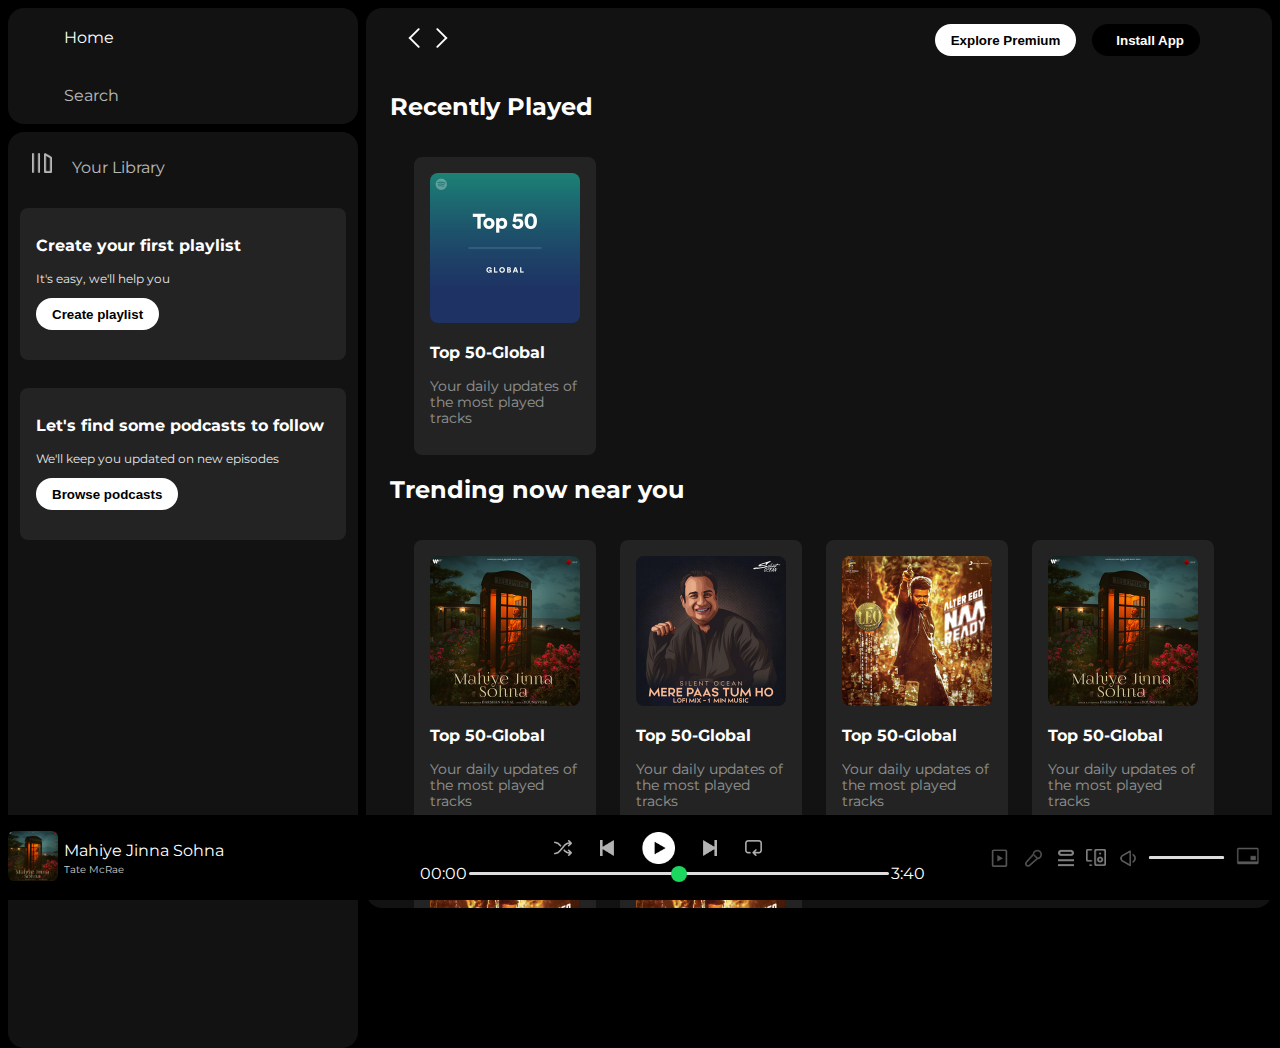
<file: index.html>
<!DOCTYPE html>
<html lang="en">

<head>
    <meta charset="UTF-8">
    <meta name="viewport" content="width=device-width, initial-scale=1.0">
    <link rel="stylesheet" href="https://cdnjs.cloudflare.com/ajax/libs/font-awesome/6.4.2/css/all.min.css"
        integrity="sha512-z3gLpd7yknf1YoNbCzqRKc4qyor8gaKU1qmn+CShxbuBusANI9QpRohGBreCFkKxLhei6S9CQXFEbbKuqLg0DA=="
        crossorigin="anonymous" referrerpolicy="no-referrer" />
    <link rel="icon" href="logo.png">
    <title>Spotify - Web Player: Music for everyone </title>
    <link rel="stylesheet" href="index.css">
    <link rel="preconnect" href="https://fonts.googleapis.com">
    <link rel="preconnect" href="https://fonts.gstatic.com" crossorigin>
    <link
        href="https://fonts.googleapis.com/css2?family=Montserrat:wght@300;400;500;600;700&family=Poppins&display=swap"
        rel="stylesheet">
</head>

<body>
    <div class="main">
        <div class="sidebar">
            <div class="nav">
                <div class="nav-option " style="opacity:1;">
                    <i class="fa-solid fa-house"></i>
                    <a href="#">Home</a>
                </div>
                <div class="nav-option">
                    <i class="fa-solid fa-magnifying-glass"></i>
                    <a href="#">Search</a>
                </div>
            </div>
            <div class="library">
                <div class="options">
                    <div class="lib-options nav-option">
                        <img src="library_icon.png" alt="lib_icon">
                        <a href="#">Your Library</a>
                    </div>
                    <div class="icons">
                        <i class="fa-solid fa-plus"></i>
                        <i class="fa-solid fa-arrow-right"></i>
                    </div>
                </div>
                <div class="lib-boxes">
                    <div class="boxes">
                        <p class="box-p1">Create your first playlist</p>
                        <p class="box-p2">It's easy, we'll help you</p>
                        <button class="badge">Create playlist</button>
                    </div>
                    <div class="boxes">
                        <p class="box-p1">Let's find some podcasts to follow</p>
                        <p class="box-p2">We'll keep you updated on new episodes</p>
                        <button class="badge">Browse podcasts</button>
                    </div>
                </div>
            </div>
        </div>
        <div class="main_content">
            <div class="sticky-nav">
                <div class="sticky-nav-icons">
                    <img src="backward_icon.png" alt="backwardicon">
                    <img src="forward_icon.png" alt="forwardicon" class="hide">
                </div>
                <div class="sticky-nav-options">
                    <button class="badge hide">Explore Premium</button>
                    <button class="badge dark-badge"><i class="fa-solid fa-circle-down"
                            style="margin-right:0.5rem"></i>Install App</button>
                    <i class="fa-regular fa-bell"></i>
                    <i class="fa-regular fa-circle-user"></i>
                </div>
            </div>

            <h2>Recently Played</h2>
            <div class="cards-container">
                <div class="card">
                    <img src="card1img.jpeg" alt="card1" class="card-img">
                    <p class="cards-title">Top 50-Global</p>
                    <p class="cards-info">Your daily updates of the most played tracks</p>
                </div>
            </div>

            <h2>Trending now near you</h2>
            <div class="cards-container">
                <div class="card">
                    <img src="card2img.jpeg" alt="card2" class="card-img">
                    <p class="cards-title">Top 50-Global</p>
                    <p class="cards-info">Your daily updates of the most played tracks</p>
                </div>

                <div class="card">
                    <img src="card3img.jpeg" alt="card3" class="card-img">
                    <p class="cards-title">Top 50-Global</p>
                    <p class="cards-info">Your daily updates of the most played tracks</p>
                </div>

                <div class="card">
                    <img src="card4img.jpeg" alt="card4" class="card-img">
                    <p class="cards-title">Top 50-Global</p>
                    <p class="cards-info">Your daily updates of the most played tracks</p>
                </div>

                <div class="card">
                    <img src="card2img.jpeg" alt="card4" class="card-img">
                    <p class="cards-title">Top 50-Global</p>
                    <p class="cards-info">Your daily updates of the most played tracks</p>
                </div>

                <div class="card">
                    <img src="card4img.jpeg" alt="card4" class="card-img">
                    <p class="cards-title">Top 50-Global</p>
                    <p class="cards-info">Your daily updates of the most played tracks</p>
                </div>

                <div class="card">
                    <img src="card4img.jpeg" alt="card4" class="card-img">
                    <p class="cards-title">Top 50-Global</p>
                    <p class="cards-info">Your daily updates of the most played tracks</p>
                </div>
            </div>

            <h2>Featured Charts</h2>
            <div class="cards-container">
                <div class="card">
                    <img src="card1img.jpeg" alt="card1" class="card-img">
                    <p class="cards-title">Top 50-Global</p>
                    <p class="cards-info">Your daily updates of the most played tracks</p>
                </div>

                <div class="card">
                    <img src="card5img.jpeg" alt="card1" class="card-img">
                    <p class="cards-title">Top Songs-India</p>
                    <p class="cards-info">Your daily updates of the most played tracks</p>
                </div>

                <div class="card">
                    <img src="card6img.jpeg" alt="card1" class="card-img">
                    <p class="cards-title">Top 50-Global</p>
                    <p class="cards-info">Your daily updates of the most played tracks</p>
                </div>
            </div>
            <div class="footer">
                <div class="line"></div>
            </div>
        </div>
        <div class="music_player">
            <div class="album">
                <div class="playing-img">
                    <img src="card2img.jpeg" alt="cd1">
                </div>
                <div class="playing-song">
                    <p class="song-name">Mahiye Jinna Sohna</p>
                    <p class="title">Tate McRae</p>
                </div>
                <span class="heart">
                    <i class="fa-regular fa-heart"></i>
                </span>

            </div>
            <div class="player">
                <div class="player-controles">
                    <img src="player_icon1.png" alt="pi1" class="player-controle-icon">
                    <img src="player_icon2.png" alt="pi1" class="player-controle-icon">
                    <img src="player_icon3.png" alt="pi1" class="player-controle-icon" style="height:2rem; opacity:1;">
                    <img src="player_icon4.png" alt="pi1" class="player-controle-icon">
                    <img src="player_icon5.png" alt="pi1" class="player-controle-icon">
                </div>
                <div class="playback-bar">
                    <span class="current-time">00:00</span>
                    <input type="range" min="0" max="100" class="progress-bar" step="1">
                    <span class="total-time">3:40</span>
                </div>
            </div>
            <div class="controles">
                <img src="controls_icon1.png" alt="c1">
                <img src="controld_icon2.png" alt="c2">
                <img src="controls_icon3.png" alt="c3" style="height:1.5rem">
                <img src="controls_icon4.png" alt="c4" style="height:1.1rem">
                <img src="controls_icon5.png" alt="c5">
                <input type="range" min="0" max="100" class="progress-control-bar" step="1">
                <img src="album_icon2.png" alt="a2" style="height:2.5rem">
            </div>
        </div>
    </div>
</body>

</html>
</file>
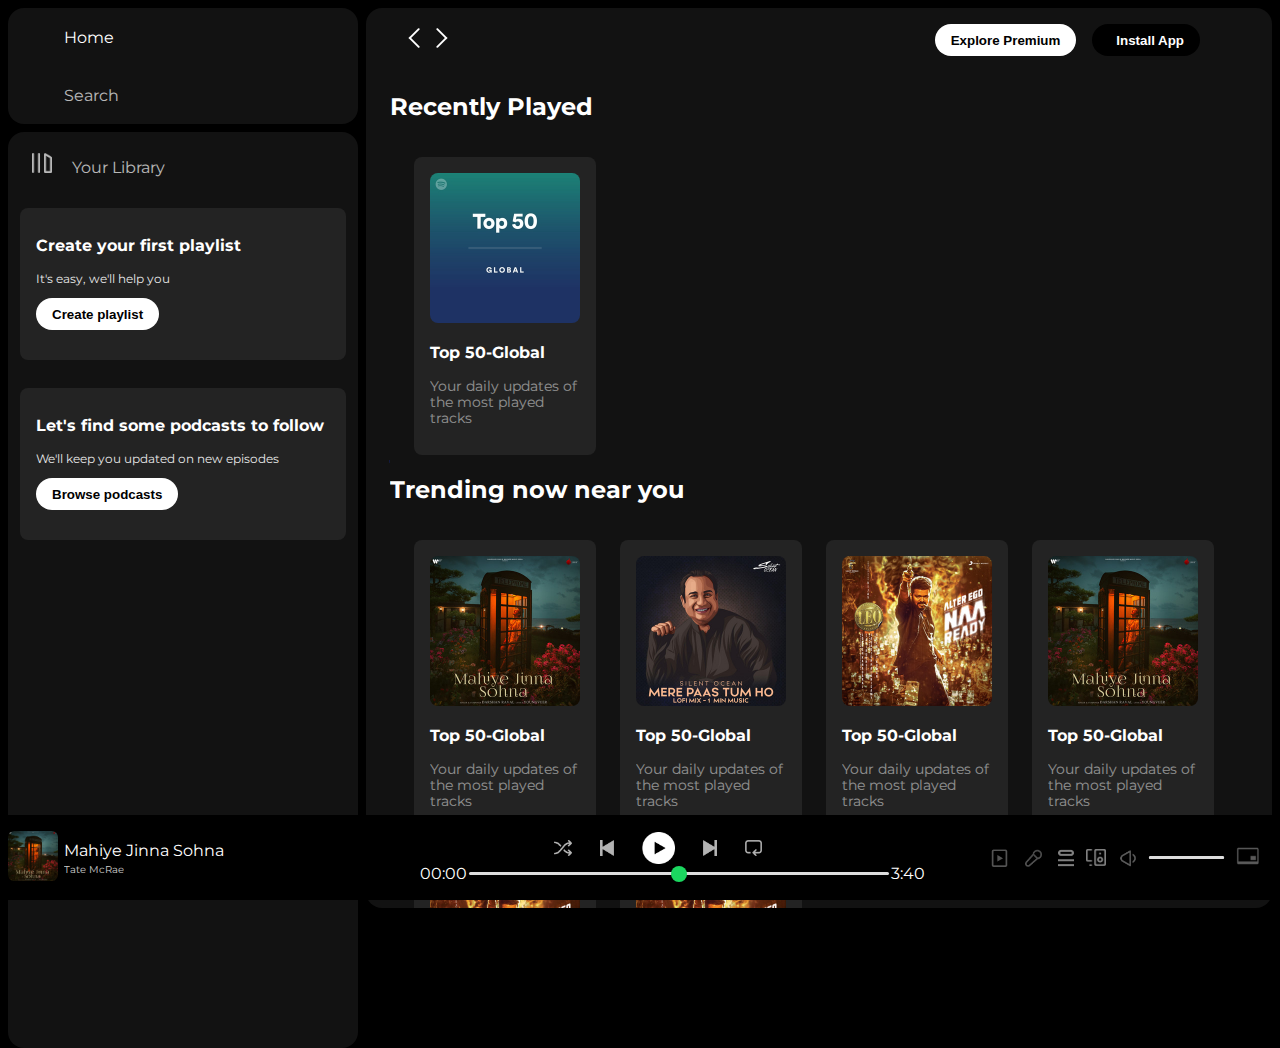
<file: Spotify.html>
<!DOCTYPE html>
<html lang="en">

<head>
    <meta charset="UTF-8">
    <meta name="viewport" content="width=device-width, initial-scale=1.0">
    <link rel="stylesheet" href="https://cdnjs.cloudflare.com/ajax/libs/font-awesome/6.4.2/css/all.min.css"
        integrity="sha512-z3gLpd7yknf1YoNbCzqRKc4qyor8gaKU1qmn+CShxbuBusANI9QpRohGBreCFkKxLhei6S9CQXFEbbKuqLg0DA=="
        crossorigin="anonymous" referrerpolicy="no-referrer" />
    <link rel="icon" href="logo.png">
    <title>Spotify - Web Player: Music for everyone </title>
    <link rel="stylesheet" href="SpotifyStyle.css">
    <link rel="preconnect" href="https://fonts.googleapis.com">
    <link rel="preconnect" href="https://fonts.gstatic.com" crossorigin>
    <link
        href="https://fonts.googleapis.com/css2?family=Montserrat:wght@300;400;500;600;700&family=Poppins&display=swap"
        rel="stylesheet">
</head>

<body>
    <div class="main">
        <div class="sidebar">
            <div class="nav">
                <div class="nav-option " style="opacity:1;">
                    <i class="fa-solid fa-house"></i>
                    <a href="#">Home</a>
                </div>
                <div class="nav-option">
                    <i class="fa-solid fa-magnifying-glass"></i>
                    <a href="#">Search</a>
                </div>
            </div>
            <div class="library">
                <div class="options">
                    <div class="lib-options nav-option">
                        <img src="library_icon.png" alt="lib_icon">
                        <a href="#">Your Library</a>
                    </div>
                    <div class="icons">
                        <i class="fa-solid fa-plus"></i>
                        <i class="fa-solid fa-arrow-right"></i>
                    </div>
                </div>
                <div class="lib-boxes">
                    <div class="boxes">
                        <p class="box-p1">Create your first playlist</p>
                        <p class="box-p2">It's easy, we'll help you</p>
                        <button class="badge">Create playlist</button>
                    </div>
                    <div class="boxes">
                        <p class="box-p1">Let's find some podcasts to follow</p>
                        <p class="box-p2">We'll keep you updated on new episodes</p>
                        <button class="badge">Browse podcasts</button>
                    </div>
                </div>
            </div>
        </div>
        <div class="main_content">
            <div class="sticky-nav">
                <div class="sticky-nav-icons">
                    <img src="backward_icon.png" alt="backwardicon">
                    <img src="forward_icon.png" alt="forwardicon" class="hide">
                </div>
                <div class="sticky-nav-options">
                    <button class="badge hide">Explore Premium</button>
                    <button class="badge dark-badge"><i class="fa-solid fa-circle-down"
                            style="margin-right:0.5rem"></i>Install App</button>
                    <i class="fa-regular fa-bell"></i>
                    <i class="fa-regular fa-circle-user"></i>
                </div>
            </div>

            <h2>Recently Played</h2>
            <div class="cards-container">
                <div class="card">
                    <img src="card1img.jpeg" alt="card1" class="card-img">
                    <p class="cards-title">Top 50-Global</p>
                    <p class="cards-info">Your daily updates of the most played tracks</p>
                </div>
            </div>

            <h2>Trending now near you</h2>
            <div class="cards-container">
                <div class="card">
                    <img src="card2img.jpeg" alt="card2" class="card-img">
                    <p class="cards-title">Top 50-Global</p>
                    <p class="cards-info">Your daily updates of the most played tracks</p>
                </div>

                <div class="card">
                    <img src="card3img.jpeg" alt="card3" class="card-img">
                    <p class="cards-title">Top 50-Global</p>
                    <p class="cards-info">Your daily updates of the most played tracks</p>
                </div>

                <div class="card">
                    <img src="card4img.jpeg" alt="card4" class="card-img">
                    <p class="cards-title">Top 50-Global</p>
                    <p class="cards-info">Your daily updates of the most played tracks</p>
                </div>

                <div class="card">
                    <img src="card2img.jpeg" alt="card4" class="card-img">
                    <p class="cards-title">Top 50-Global</p>
                    <p class="cards-info">Your daily updates of the most played tracks</p>
                </div>

                <div class="card">
                    <img src="card4img.jpeg" alt="card4" class="card-img">
                    <p class="cards-title">Top 50-Global</p>
                    <p class="cards-info">Your daily updates of the most played tracks</p>
                </div>

                <div class="card">
                    <img src="card4img.jpeg" alt="card4" class="card-img">
                    <p class="cards-title">Top 50-Global</p>
                    <p class="cards-info">Your daily updates of the most played tracks</p>
                </div>
            </div>

            <h2>Featured Charts</h2>
            <div class="cards-container">
                <div class="card">
                    <img src="card1img.jpeg" alt="card1" class="card-img">
                    <p class="cards-title">Top 50-Global</p>
                    <p class="cards-info">Your daily updates of the most played tracks</p>
                </div>

                <div class="card">
                    <img src="card5img.jpeg" alt="card1" class="card-img">
                    <p class="cards-title">Top Songs-India</p>
                    <p class="cards-info">Your daily updates of the most played tracks</p>
                </div>

                <div class="card">
                    <img src="card6img.jpeg" alt="card1" class="card-img">
                    <p class="cards-title">Top 50-Global</p>
                    <p class="cards-info">Your daily updates of the most played tracks</p>
                </div>
            </div>
            <div class="footer">
                <div class="line"></div>
            </div>
        </div>
        <div class="music_player">
            <div class="album">
                <div class="playing-img">
                    <img src="card2img.jpeg" alt="cd1">
                </div>
                <div class="playing-song">
                    <p class="song-name">Mahiye Jinna Sohna</p>
                    <p class="title">Tate McRae</p>
                </div>
                <span class="heart">
                    <i class="fa-regular fa-heart"></i>
                </span>

            </div>
            <div class="player">
                <div class="player-controles">
                    <img src="player_icon1.png" alt="pi1" class="player-controle-icon">
                    <img src="player_icon2.png" alt="pi1" class="player-controle-icon">
                    <img src="player_icon3.png" alt="pi1" class="player-controle-icon" style="height:2rem; opacity:1;">
                    <img src="player_icon4.png" alt="pi1" class="player-controle-icon">
                    <img src="player_icon5.png" alt="pi1" class="player-controle-icon">
                </div>
                <div class="playback-bar">
                    <span class="current-time">00:00</span>
                    <input type="range" min="0" max="100" class="progress-bar" step="1">
                    <span class="total-time">3:40</span>
                </div>
            </div>
            <div class="controles">
                <img src="controls_icon1.png" alt="c1">
                <img src="controld_icon2.png" alt="c2">
                <img src="controls_icon3.png" alt="c3" style="height:1.5rem">
                <img src="controls_icon4.png" alt="c4" style="height:1.1rem">
                <img src="controls_icon5.png" alt="c5">
                <input type="range" min="0" max="100" class="progress-control-bar" step="1">
                <img src="album_icon2.png" alt="a2" style="height:2.5rem">
            </div>
        </div>
    </div>
</body>

</html>
</file>
<file: index.css>
body {
    font-family: 'Montserrat', sans-serif;
    margin: 0;
    padding: 0;
    overflow: hidden;
    background-color: #000;
    color: #fff;
}

.main {
    display: flex;
    height: 100vh;
    padding: 0.5rem;
}

.sidebar {
    background-color: #000;
    width: 350px;
    border-radius: 1rem;
    margin-right: 0.5rem;
}

.nav {
    background-color: #121212;
    border-radius: 1rem;
    height: 100px;
    display: flex;
    flex-direction: column;
    justify-content: center;
    padding: 0.5rem 0.75rem;
}

.nav-option {
    line-height: 2.5rem;
    opacity: 0.7;
    padding: 0.5rem 0.75rem;
}

.nav-option a {
    color: white;
    text-decoration: none;
    font-size: 1rem;
    margin-left: 1rem;
}

.nav-option i {
    font-size: 1.25rem;
}

.nav-option:hover {
    opacity: 1;
}

.main_content {
    border-radius: 1rem;
    background-color: #121212;
    flex: 1;
    overflow: auto;
    padding: 0 1.5rem 0 1.5rem;
}

.music_player {
    background-color: #000;
    width: 100%;
    position: fixed;
    bottom: 0;
    height: 85px;
}

.library {
    background-color: #121212;
    border-radius: 1rem;
    padding: 0.5rem 0.75rem;
    margin-top: 0.5rem;
    height: 100%;
}

.options {
    display: flex;
    justify-content: space-between;
    align-items: center;

}

.lib-options img {
    height: 1.25rem;
    width: 1.25rem;
}

.icons {
    font-size: 1.25rem;
    display: flex;
}

.icons i {
    margin: 1rem;
    opacity: 0.7;
}

.icons i:hover {
    opacity: 1;
}

.boxes {
    background-color: #232323;
    border-radius: 0.5rem;
    padding: 0.75rem 1rem;
    height: 8rem;
    margin: 0.75rem 0 1.75rem 0;
}

.box-p1 {
    font-size: 1rem;
    font-weight: 700;
}

.box-p2 {
    font-size: 0.75rem;
    opacity: 0.9;
}

.badge {
    background-color: #fff;
    border: none;
    border-radius: 100px;
    padding: 0.25rem 1rem;
    font-weight: 700;
    height: 2rem;
    width: fit-content;
}

.sticky-nav {
    position: sticky;
    top: 0;
    background-color: #121212;
    display: flex;
    justify-content: space-between;
    align-items: center;
    padding: 1rem 0 1rem 0;
    z-index: 10;
}

.sticky-nav-icons {
    margin-left: 0.75rem;
}

.sticky-nav-options {
    font-size: 1.3rem;
}

.sticky-nav-options {
    display: flex;
    justify-content: center;
    align-items: center;
}

.sticky-nav-options button,
i {
    margin-right: 1rem;
}

.dark-badge {
    background-color: #000;
    color: #fff;
}

@media (max-width:1000px) {
    .hide {
        display: none;
    }
}

.card {
    background-color: #232323;
    width: 150px;
    border-radius: 0.5rem;
    padding: 1rem;
    margin-left: 1.5rem;
    margin-top: 1rem;
}

.card-img {
    width: 100%;
    border-radius: 0.5rem;
}

.cards-title {
    font-weight: 700;
}

.cards-info {
    font-size: 0.85rem;
    opacity: 0.5;
}

.cards-container {
    display: flex;
    flex-wrap: wrap;
}

.footer {
    height: 300px;
    display: flex;
    align-items: center;
    justify-content: center;
}

.line {
    width: 90%;
    height: 60%;
    border-top: 1px solid white;
    opacity: 0.5;
}

.music_player {
    display: flex;
    justify-content: space-between;
    align-items: center;
}

.album {
    width: 25%;
    padding: 2rem 2rem;
}

.album img {
    height: 50px;
    border-radius: 0.4rem;
}

.player {
    width: 50%;
}

.controles {
    width: 25%;
    height: 1rem;
    display: flex;
    justify-content: flex-end;
    align-items: center;
    margin-right: 1rem;
}

.controles img {
    margin-right: 0.45rem;
    height: 2.5rem;
    opacity: 0.5;
}

.controles img:hover {
    opacity: 1;
}

.player-controle-icon {
    height: 1rem;
    margin-right: 1.75rem;
    opacity: 0.7;
}

.player-controle-icon:hover {
    opacity: 1;
}

.player-controles {
    display: flex;
    justify-content: center;
    align-items: center;
}

.playback-bar {
    display: flex;
    justify-content: center;
    align-items: center;
}

.progress-bar {
    width: 70%;
    appearance: none;
    background-color: transparent;
    cursor: pointer;
}

.progress-bar::-webkit-slider-runnable-track {
    background-color: #ddd;
    border-radius: 100px;
    height: 0.2rem;
}

.progress-bar::-webkit-slider-thumb {
    appearance: none;
    height: 1rem;
    width: 1rem;
    background-color: #1bd760;
    border-radius: 50%;
    margin-top: -6px;
}

.album {
    display: flex;
    align-items: center;

}

.playing-img {
    position: absolute;
    left: 0;
}

.playing-song {
    line-height: 0.2rem;
    margin: 0 0.75rem 0 1.5rem;
}

.title {
    font-size: 0.65rem;
    opacity: 0.8;
}

.heart {
    opacity: 0.5;
    transition: all 0.5s linear 0;
}

.heart:hover {
    opacity: 1;
    transform: scale(1.1)
}

.progress-control-bar {
    appearance: none;
    width: 25%;
    border-radius: 100px;
    margin-right: 0.45rem;
}

.progress-control-bar::-webkit-slider-runnable-track {
    background-color: #ddd;
    height: 0.23rem;
    border-radius: 100px;
}

.progress-control-bar::-webkit-slider-thumb {
    appearance: none;
    /* height: 0.55rem;
    width: 0.55rem;
    background-color: #fff;
    border-radius: 50%;
    margin-top: -3px; */
}
</file>
<file: SpotifyStyle.css>
body {
    font-family: 'Montserrat', sans-serif;
    margin: 0;
    padding: 0;
    overflow: hidden;
    background-color: #000;
    color: #fff;
}

.main {
    display: flex;
    height: 100vh;
    padding: 0.5rem;
}

.sidebar {
    background-color: #000;
    width: 350px;
    border-radius: 1rem;
    margin-right: 0.5rem;
}

.nav {
    background-color: #121212;
    border-radius: 1rem;
    height: 100px;
    display: flex;
    flex-direction: column;
    justify-content: center;
    padding: 0.5rem 0.75rem;
}

.nav-option {
    line-height: 2.5rem;
    opacity: 0.7;
    padding: 0.5rem 0.75rem;
}

.nav-option a {
    color: white;
    text-decoration: none;
    font-size: 1rem;
    margin-left: 1rem;
}

.nav-option i {
    font-size: 1.25rem;
}

.nav-option:hover {
    opacity: 1;
}

.main_content {
    border-radius: 1rem;
    background-color: #121212;
    flex: 1;
    overflow: auto;
    padding: 0 1.5rem 0 1.5rem;
}

.music_player {
    background-color: #000;
    width: 100%;
    position: fixed;
    bottom: 0;
    height: 85px;
}

.library {
    background-color: #121212;
    border-radius: 1rem;
    padding: 0.5rem 0.75rem;
    margin-top: 0.5rem;
    height: 100%;
}

.options {
    display: flex;
    justify-content: space-between;
    align-items: center;

}

.lib-options img {
    height: 1.25rem;
    width: 1.25rem;
}

.icons {
    font-size: 1.25rem;
    display: flex;
}

.icons i {
    margin: 1rem;
    opacity: 0.7;
}

.icons i:hover {
    opacity: 1;
}

.boxes {
    background-color: #232323;
    border-radius: 0.5rem;
    padding: 0.75rem 1rem;
    height: 8rem;
    margin: 0.75rem 0 1.75rem 0;
}

.box-p1 {
    font-size: 1rem;
    font-weight: 700;
}

.box-p2 {
    font-size: 0.75rem;
    opacity: 0.9;
}

.badge {
    background-color: #fff;
    border: none;
    border-radius: 100px;
    padding: 0.25rem 1rem;
    font-weight: 700;
    height: 2rem;
    width: fit-content;
}

.sticky-nav {
    position: sticky;
    top: 0;
    background-color: #121212;
    display: flex;
    justify-content: space-between;
    align-items: center;
    padding: 1rem 0 1rem 0;
    z-index: 10;
}

.sticky-nav-icons {
    margin-left: 0.75rem;
}

.sticky-nav-options {
    font-size: 1.3rem;
}

.sticky-nav-options {
    display: flex;
    justify-content: center;
    align-items: center;
}

.sticky-nav-options button,
i {
    margin-right: 1rem;
}

.dark-badge {
    background-color: #000;
    color: #fff;
}

@media (max-width:1000px) {
    .hide {
        display: none;
    }
}

.card {
    background-color: #232323;
    width: 150px;
    border-radius: 0.5rem;
    padding: 1rem;
    margin-left: 1.5rem;
    margin-top: 1rem;
}

.card-img {
    width: 100%;
    border-radius: 0.5rem;
}

.cards-title {
    font-weight: 700;
}

.cards-info {
    font-size: 0.85rem;
    opacity: 0.5;
}

.cards-container {
    display: flex;
    flex-wrap: wrap;
}

.footer {
    height: 300px;
    display: flex;
    align-items: center;
    justify-content: center;
}

.line {
    width: 90%;
    height: 60%;
    border-top: 1px solid white;
    opacity: 0.5;
}

.music_player {
    display: flex;
    justify-content: space-between;
    align-items: center;
}

.album {
    width: 25%;
    padding: 2rem 2rem;
}

.album img {
    height: 50px;
    border-radius: 0.4rem;
}

.player {
    width: 50%;
}

.controles {
    width: 25%;
    height: 1rem;
    display: flex;
    justify-content: flex-end;
    align-items: center;
    margin-right: 1rem;
}

.controles img {
    margin-right: 0.45rem;
    height: 2.5rem;
    opacity: 0.5;
}

.controles img:hover {
    opacity: 1;
}

.player-controle-icon {
    height: 1rem;
    margin-right: 1.75rem;
    opacity: 0.7;
}

.player-controle-icon:hover {
    opacity: 1;
}

.player-controles {
    display: flex;
    justify-content: center;
    align-items: center;
}

.playback-bar {
    display: flex;
    justify-content: center;
    align-items: center;
}

.progress-bar {
    width: 70%;
    appearance: none;
    background-color: transparent;
    cursor: pointer;
}

.progress-bar::-webkit-slider-runnable-track {
    background-color: #ddd;
    border-radius: 100px;
    height: 0.2rem;
}

.progress-bar::-webkit-slider-thumb {
    appearance: none;
    height: 1rem;
    width: 1rem;
    background-color: #1bd760;
    border-radius: 50%;
    margin-top: -6px;
}

.album {
    display: flex;
    align-items: center;

}

.playing-img {
    position: absolute;
    left: 0;
}

.playing-song {
    line-height: 0.2rem;
    margin: 0 0.75rem 0 1.5rem;
}

.title {
    font-size: 0.65rem;
    opacity: 0.8;
}

.heart {
    opacity: 0.5;
    transition: all 0.5s linear 0;
}

.heart:hover {
    opacity: 1;
    transform: scale(1.1)
}

.progress-control-bar {
    appearance: none;
    width: 25%;
    border-radius: 100px;
    margin-right: 0.45rem;
}

.progress-control-bar::-webkit-slider-runnable-track {
    background-color: #ddd;
    height: 0.23rem;
    border-radius: 100px;
}

.progress-control-bar::-webkit-slider-thumb {
    appearance: none;
    /* height: 0.55rem;
    width: 0.55rem;
    background-color: #fff;
    border-radius: 50%;
    margin-top: -3px; */
}
</file>
